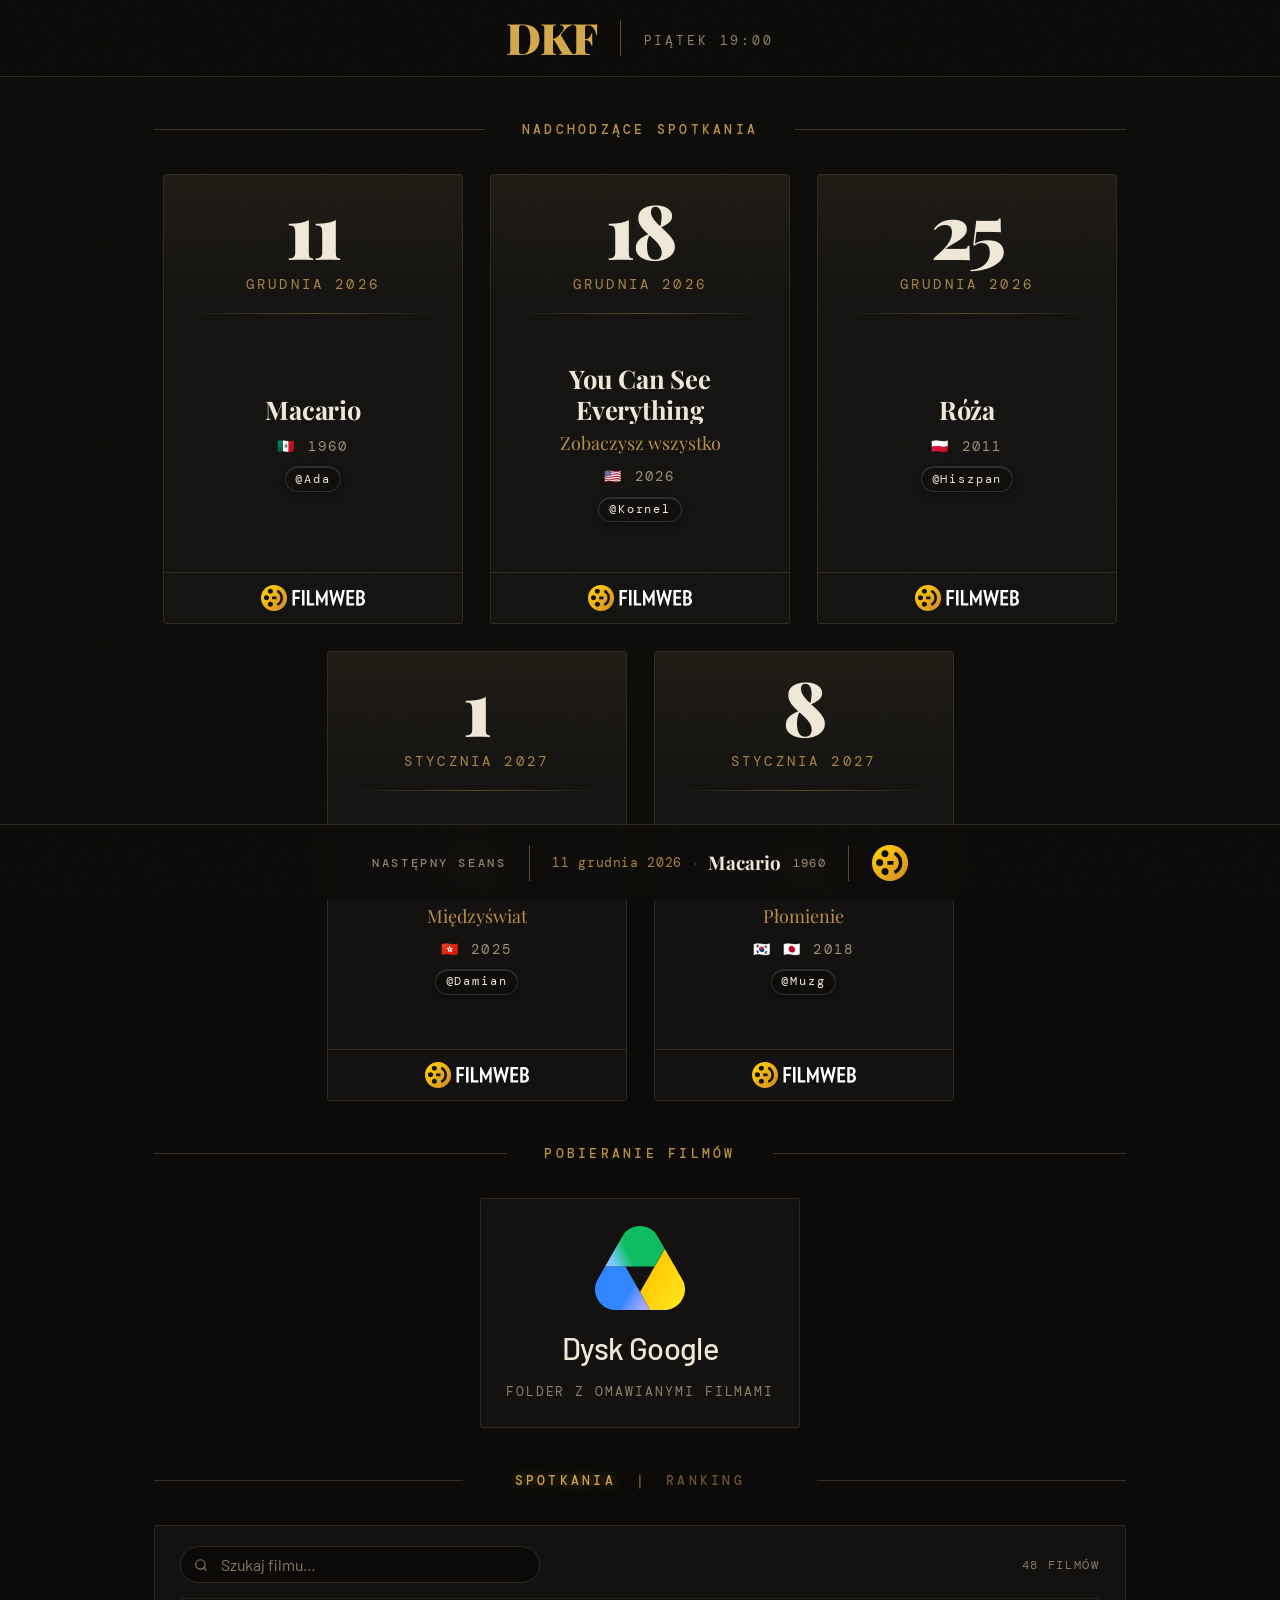
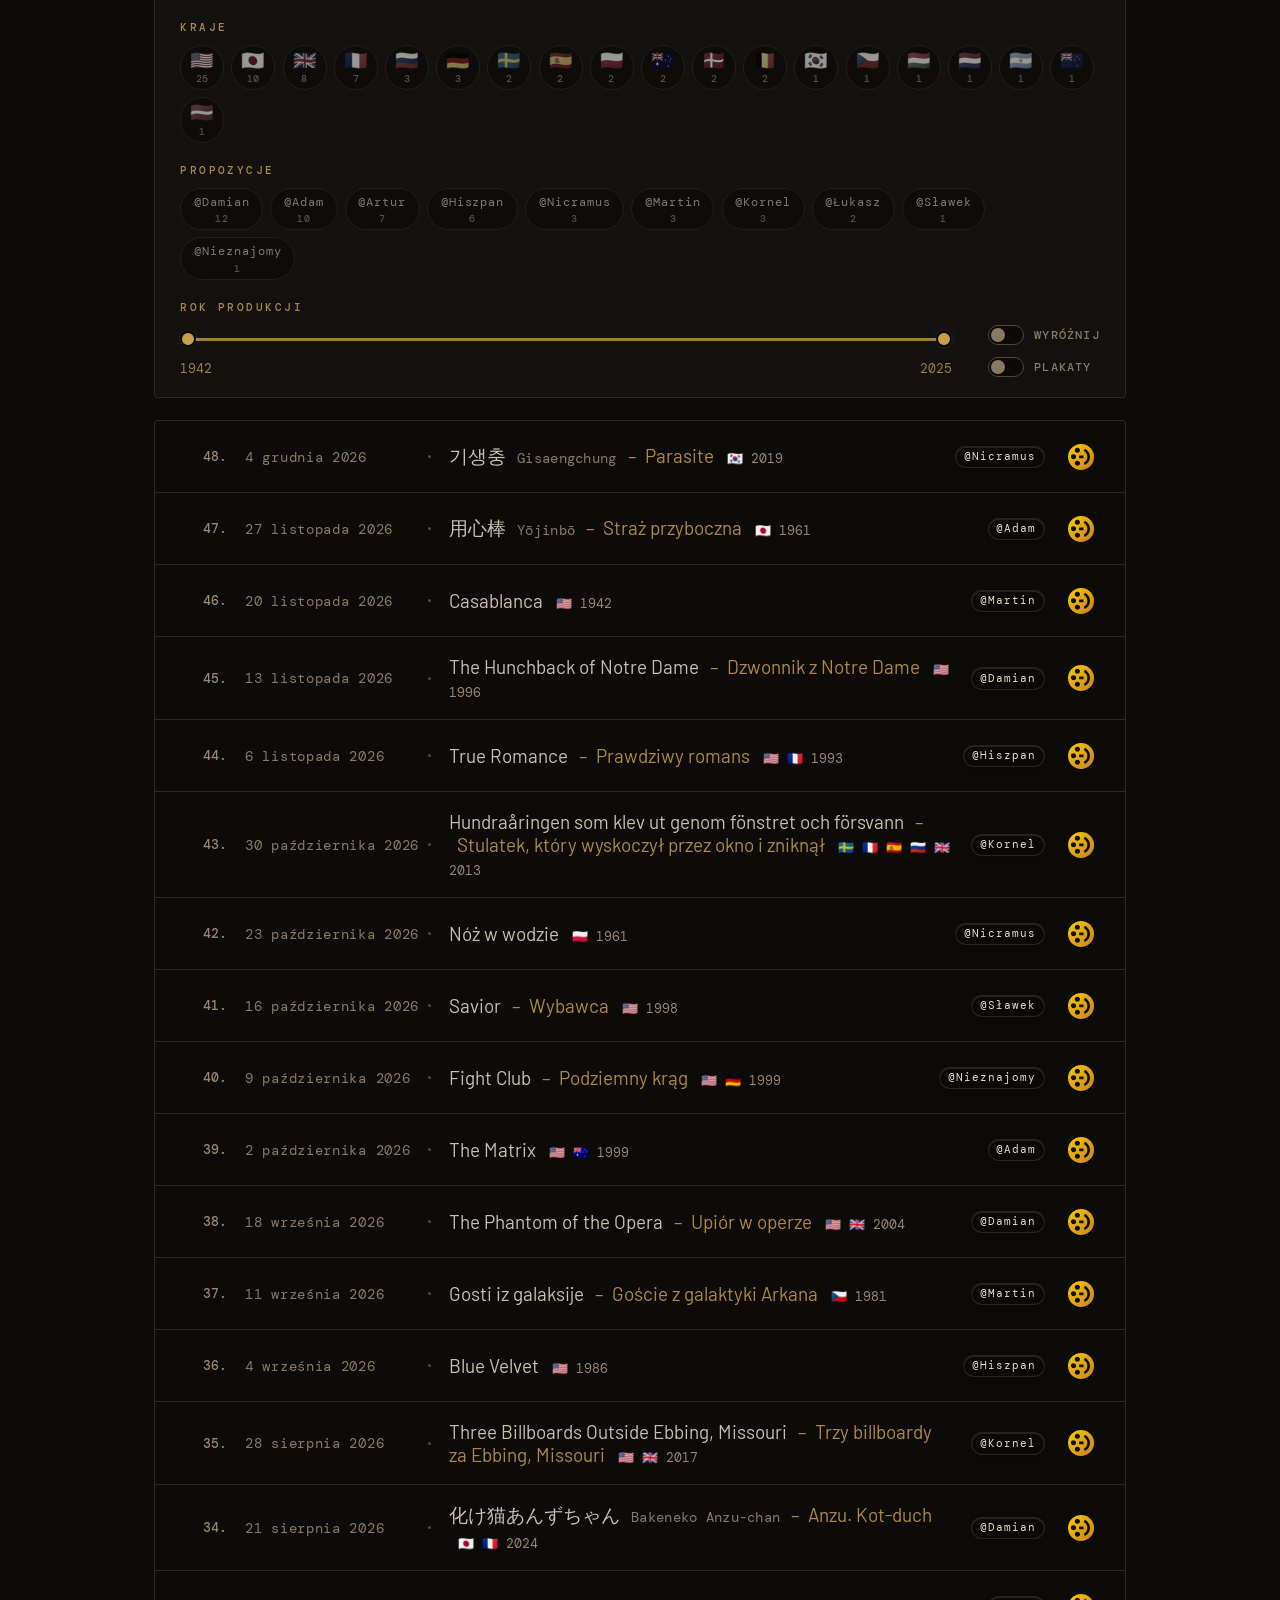
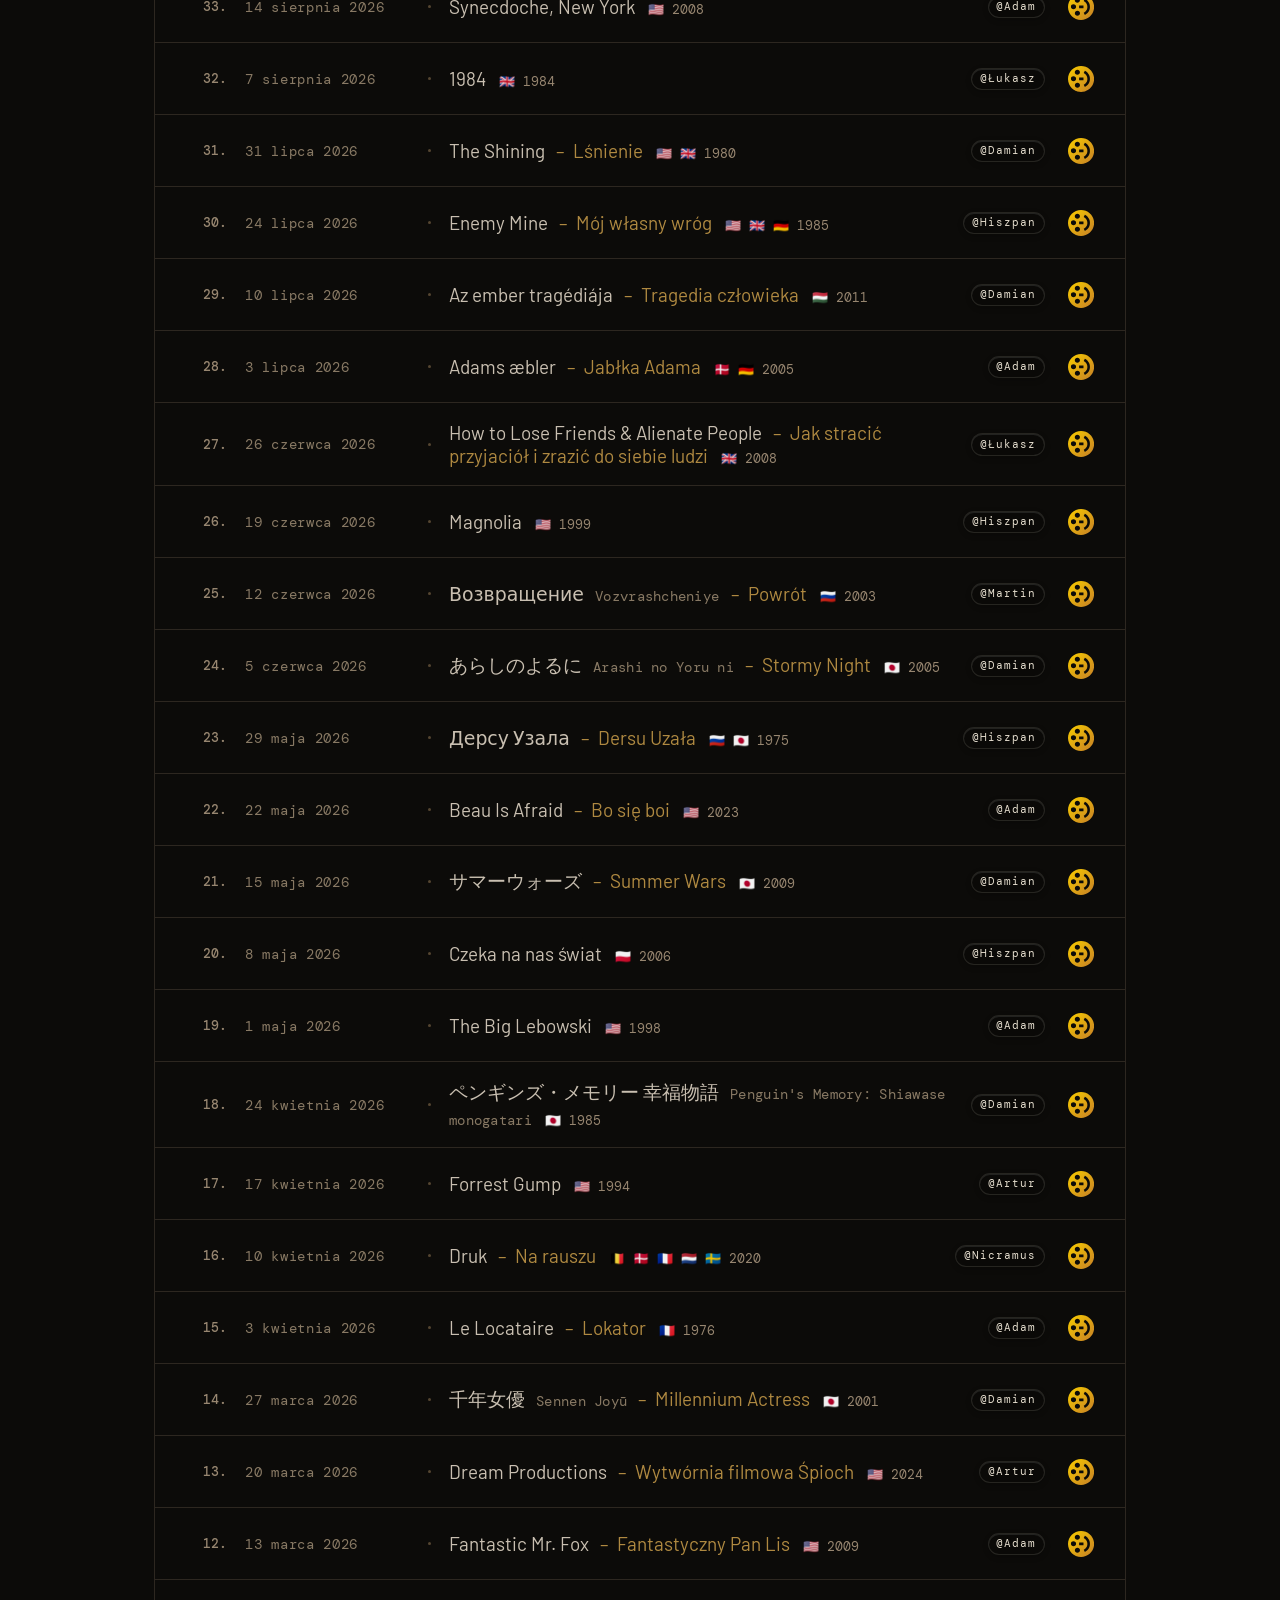
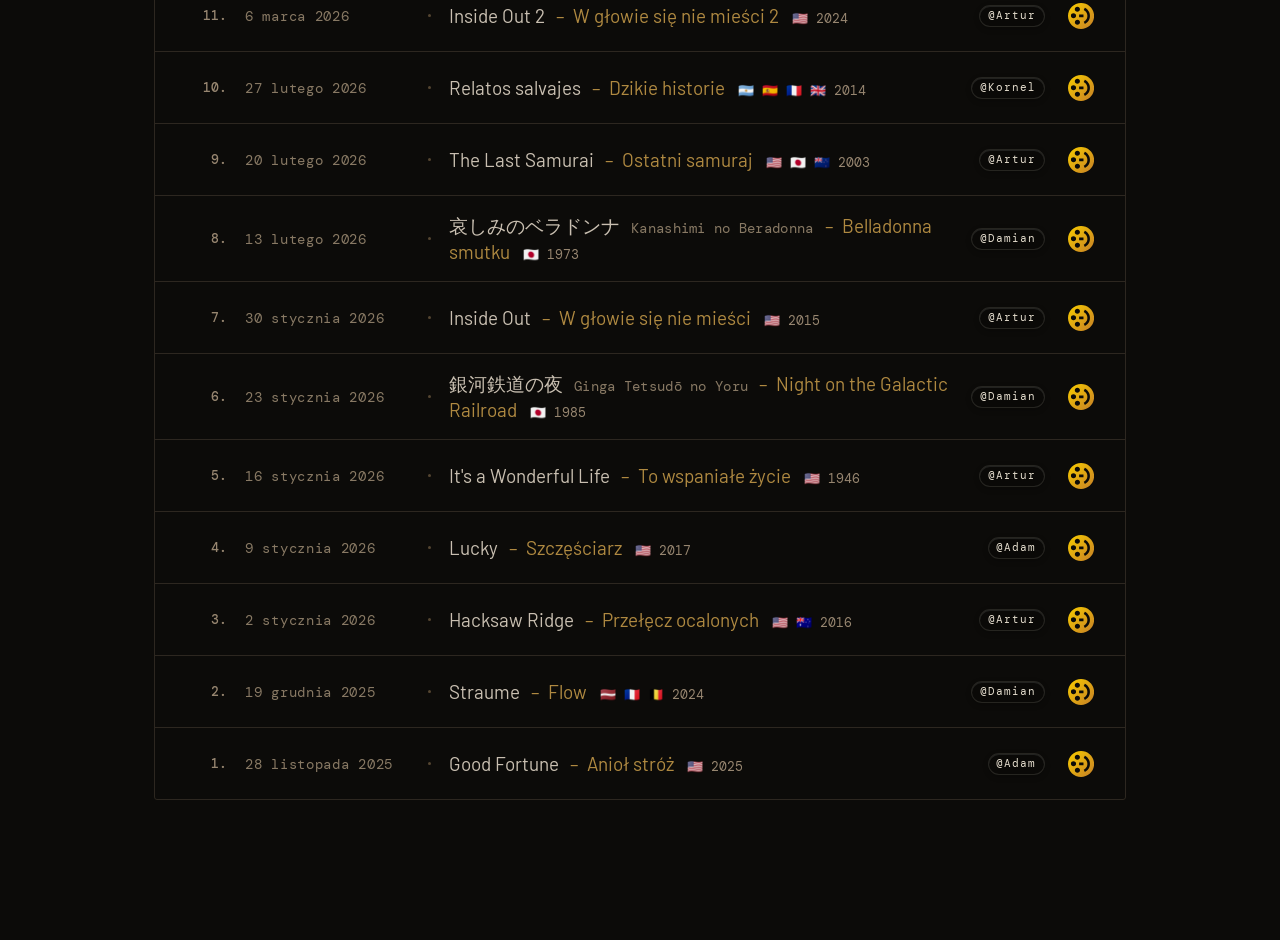
<file: index.html>
<!DOCTYPE html>
<html lang="pl">
<head>
  <meta charset="UTF-8" />
  <meta name="viewport" content="width=device-width, initial-scale=1.0, viewport-fit=cover" />
  <title>Dyskusyjny Klub Filmowy</title>
  <meta name="description" content="Dyskusyjny Klub Filmowy — spotkania w piątki o 19:00, nadchodzące seanse, archiwum omówionych filmów i ranking klubowy." />
  <meta name="theme-color" content="#0c0b09" />
  <meta property="og:type" content="website" />
  <meta property="og:title" content="Dyskusyjny Klub Filmowy" />
  <meta property="og:description" content="Spotkania w piątki o 19:00 — nadchodzące seanse, archiwum filmów i ranking klubowy." />
  <meta property="og:url" content="https://dkf.odwyk.com/" />
  <meta property="og:image" content="https://dkf.odwyk.com/favicon.png" />
  <link rel="icon" type="image/png" href="favicon.png" />
  <link rel="preconnect" href="https://fonts.googleapis.com" />
  <link rel="preconnect" href="https://fonts.gstatic.com" crossorigin />
  <link href="https://fonts.googleapis.com/css2?family=Playfair+Display:wght@400;700;900&family=DM+Mono:wght@400;500&family=Barlow:wght@300;400&family=Google+Sans:wght@500&display=swap" rel="stylesheet" />
  <link rel="stylesheet" href="style.css" />
</head>

<body>
  <div class="grain-overlay" aria-hidden="true"></div>

  <header>
    <div class="header-inner">
      <h1 class="header-logo">
        <span class="logo-dkf">DKF</span>
        <span class="logo-divider" aria-hidden="true"></span>
        <span class="logo-text"><span class="logo-full">Piątek 19:00</span></span>
      </h1>
    </div>
  </header>

  <main>
    <section class="upcoming-section" aria-label="Nadchodzące spotkania">
      <div class="section-label">
        <span class="label-line" aria-hidden="true"></span>
        <button type="button" class="label-text" id="label-upcoming" data-hint="Skopiuj listę nadchodzących spotkań">Nadchodzące spotkania</button>
        <span class="label-line" aria-hidden="true"></span>
      </div>

      <div class="cards-grid" id="upcoming-cards"></div>

      <div class="empty-state hidden" id="upcoming-empty">
        <p>Nikt nic nie polecił!</p>
      </div>
    </section>

    <section class="download-section" aria-label="Pobieranie filmów">
      <div class="section-label">
        <span class="label-line" aria-hidden="true"></span>
        <a class="label-text label-link" href="https://drive.google.com/drive/folders/1pQmbtr6OxSjRZ9QuECT4Y2iY_wdzlDYW?usp=sharing" target="_blank" rel="noopener noreferrer" data-hint="Dysk wymaga poproszenia o dostęp">Pobieranie filmów</a>
        <span class="label-line" aria-hidden="true"></span>
      </div>

      <div class="cards-grid">
        <a class="drive-card" href="https://drive.google.com/drive/folders/1pQmbtr6OxSjRZ9QuECT4Y2iY_wdzlDYW?usp=sharing" target="_blank" rel="noopener noreferrer" data-hint="Dysk wymaga poproszenia o dostęp">
          <div class="card-icon"><img src="gdrive.svg" alt="Google Drive" class="drive-icon-large" /></div>
          <h2 class="drive-title">Dysk Google</h2>
          <p class="drive-desc">Folder z omawianymi filmami</p>
        </a>
      </div>
    </section>

    <section class="archive-section" aria-label="Archiwum spotkań i ranking">
      <div class="section-label section-label--archive-toggle">
        <span class="label-line" aria-hidden="true"></span>
        <div class="archive-toggle" role="tablist" aria-label="Widok poprzednich spotkań">
          <button type="button" class="archive-toggle-option is-selected" id="toggle-meetings" role="tab" aria-selected="true" aria-controls="meetings-view" data-hint="Skopiuj listę poprzednich spotkań">Spotkania</button>
          <span class="archive-toggle-divider" aria-hidden="true">|</span>
          <button type="button" class="archive-toggle-option" id="toggle-ranking" role="tab" aria-selected="false" aria-controls="ranking-view" data-hint="Przełącz na ranking">Ranking</button>
        </div>
        <span class="label-line" aria-hidden="true"></span>
      </div>

      <div class="archive-view archive-view--meetings" id="meetings-view" role="tabpanel" aria-labelledby="toggle-meetings">
        <div class="filters" id="filters">
          <div class="filter-top-row">
            <div class="filter-search-wrap">
              <svg class="filter-search-icon" width="14" height="14" viewBox="0 0 24 24" fill="none" stroke="currentColor" stroke-width="2" stroke-linecap="round" stroke-linejoin="round" aria-hidden="true">
                <circle cx="11" cy="11" r="8"></circle>
                <line x1="21" y1="21" x2="16.65" y2="16.65"></line>
              </svg>
              <input type="search" id="filter-search" class="filter-search-input" placeholder="Szukaj filmu…" autocomplete="off" spellcheck="false" aria-label="Szukaj filmu po tytule" />
              <button type="button" id="filter-search-clear" class="filter-search-clear hidden" aria-label="Wyczyść wyszukiwanie">×</button>
            </div>
            <div class="filter-meta" id="filter-meta">
              <span class="filter-count" id="filter-count"></span>
              <button type="button" class="filter-reset-btn hidden" id="filter-reset-btn">Wyczyść filtry</button>
            </div>
          </div>

          <div class="filter-group">
            <span class="filter-label">Kraje</span>
            <div class="filter-countries" id="filter-countries"></div>
          </div>

          <div class="filter-group" id="filter-group-authors">
            <span class="filter-label">Propozycje</span>
            <div class="filter-authors" id="filter-authors"></div>
          </div>

          <div class="filter-group filter-group--year">
            <span class="filter-label">Rok produkcji</span>
            <div class="year-slider" id="year-slider">
              <div class="year-track">
                <div class="year-range" id="year-range"></div>
                <input type="range" id="year-min" class="year-input" aria-label="Rok produkcji od" />
                <input type="range" id="year-max" class="year-input" aria-label="Rok produkcji do" />
              </div>
              <div class="year-values">
                <span id="year-min-val">—</span>
                <span id="year-max-val">—</span>
              </div>
            </div>
          </div>

          <div class="filter-switches">
            <label class="switch-control">
              <input type="checkbox" id="show-all-toggle" />
              <span class="switch-track"><span class="switch-thumb"></span></span>
              <span class="switch-text">Wyróżnij</span>
            </label>
            <label class="switch-control">
              <input type="checkbox" id="poster-mode-toggle" />
              <span class="switch-track"><span class="switch-thumb"></span></span>
              <span class="switch-text">Plakaty</span>
            </label>
          </div>
        </div>

        <ul class="archive-list" id="archive-list"></ul>

        <div class="poster-grid hidden" id="archive-poster-grid"></div>

        <div class="empty-state hidden" id="archive-empty">
          <p id="archive-empty-text">Brak omówionych filmów.</p>
        </div>
      </div>

      <div class="archive-view archive-view--ranking hidden" id="ranking-view" role="tabpanel" aria-labelledby="toggle-ranking">
        <div class="ranking-actions ranking-actions--top" id="ranking-actions">
          <button type="button" class="ranking-copy-btn" id="ranking-copy-btn" data-hint="Skopiuj listę filmów w rankingu">Skopiuj ranking</button>
          <button type="button" class="ranking-copy-btn ranking-code-btn" id="ranking-code-btn" data-hint="Skopiuj kod do przywracania rankingu">Skopiuj kod</button>
          <button type="button" class="ranking-copy-btn ranking-restore-btn" id="ranking-restore-btn" data-hint="Odtwórz ranking z kodu">Wczytaj z kodu</button>
          <button type="button" class="ranking-copy-btn ranking-reset-btn hidden" id="ranking-reset-btn" data-hint="Przywróć domyślną kolejność">Resetuj</button>
        </div>

        <ul class="archive-list ranking-list" id="ranking-list"></ul>

        <div class="empty-state hidden" id="ranking-empty">
          <p>Brak filmów do ułożenia rankingu.</p>
        </div>
      </div>
    </section>
  </main>

  <div class="modal-backdrop hidden" id="restore-modal" role="dialog" aria-modal="true" aria-labelledby="restore-modal-title">
    <div class="modal-dialog">
      <h2 class="modal-title" id="restore-modal-title">Wczytaj ranking z kodu</h2>
      <p class="modal-desc">Wklej sam kod albo cały skopiowany ranking (np. <code>Ranking DKF {kod}:</code>).</p>
      <textarea id="restore-code-input" class="modal-input" rows="3" placeholder="Wklej kod tutaj…" autocomplete="off" spellcheck="false" aria-label="Kod rankingu"></textarea>
      <p class="modal-error hidden" id="restore-modal-error" role="alert"></p>
      <div class="modal-actions">
        <button type="button" class="modal-btn modal-btn--ghost" id="restore-modal-cancel">Anuluj</button>
        <button type="button" class="modal-btn modal-btn--primary" id="restore-modal-confirm">Wczytaj</button>
      </div>
    </div>
  </div>

  <script src="movies.js"></script>
  <script src="script.js"></script>
</body>
</html>
</file>
<file: style.css>
/* DYSKUSYJNY KLUB FILMOWY — style v9 */

:root {
  --bg:          #0c0b09;
  --bg-card:     #131210;
  --bg-card-h:   #1e1a14;
  --border:      #302a22;
  --border-h:    #5a4a34;
  --gold:        #d4a84c;
  --gold-dim:    #a98640;
  --gold-label:  #b99145;
  --gold-dark:   #6f5830;
  --gold-glow:   rgba(212, 168, 76, 0.14);
  --cream:       #f0e8d8;
  --muted:       #90806a;
  --text:        #d4cabb;
  --text-dim:    #a08e77;
  --danger:      #d46a5a;
  --font-display: 'Playfair Display', Georgia, serif;
  --font-mono:    'DM Mono', 'Courier New', monospace;
  --font-body:    'Barlow', system-ui, sans-serif;
  --ease-smooth:  cubic-bezier(0.22, 1, 0.36, 1);
  --footer-h:     76px;
}

*, *::before, *::after { box-sizing: border-box; margin: 0; padding: 0; }

html {
  font-size: 18px;
  scroll-behavior: smooth;
  -webkit-text-size-adjust: 100%;
}

body {
  background: var(--bg);
  color: var(--text);
  font-family: var(--font-body);
  font-weight: 300;
  min-height: 100vh;
  overflow-x: hidden;
  -webkit-tap-highlight-color: transparent;
}

body.modal-open {
  overflow: hidden;
}

body.is-ranking-dragging {
  user-select: none;
  -webkit-user-select: none;
  cursor: grabbing;
}

body.is-ranking-dragging .ranking-list {
  animation: none;
}

body.has-footer main {
  padding-bottom: calc(clamp(2.5rem, 5vw, 4rem) + var(--footer-h) + env(safe-area-inset-bottom, 0px));
}

:focus-visible {
  outline: 2px solid var(--gold);
  outline-offset: 2px;
}

/* GRAIN OVERLAY */
.grain-overlay {
  pointer-events: none;
  position: fixed;
  inset: 0;
  z-index: 1000;
  opacity: 0.03;
  background-image: url("data:image/svg+xml,%3Csvg viewBox='0 0 256 256' xmlns='http://www.w3.org/2000/svg'%3E%3Cfilter id='noise'%3E%3CfeTurbulence type='fractalNoise' baseFrequency='0.9' numOctaves='4' stitchTiles='stitch'/%3E%3C/filter%3E%3Crect width='100%25' height='100%25' filter='url(%23noise)'/%3E%3C/svg%3E");
  background-size: 200px 200px;
}

/* HEADER */
header {
  position: sticky;
  top: 0;
  z-index: 100;
  background: rgba(12, 11, 9, 0.93);
  -webkit-backdrop-filter: blur(16px);
  backdrop-filter: blur(16px);
  border-bottom: 1px solid var(--border);
}

.header-inner {
  max-width: 1100px;
  margin: 0 auto;
  padding: 0 clamp(1.25rem, 5vw, 4rem);
  height: 76px;
  display: flex;
  align-items: center;
  justify-content: center;
}

.header-logo {
  display: flex;
  align-items: center;
  gap: clamp(0.75rem, 2vw, 1.25rem);
  flex-wrap: wrap;
  justify-content: center;
  font-size: inherit;
  font-weight: inherit;
}

.logo-dkf {
  font-family: var(--font-display);
  font-size: 2.4rem;
  font-weight: 900;
  color: var(--gold);
  letter-spacing: -0.02em;
  line-height: 1;
  user-select: none;
}

.logo-divider {
  width: 1px;
  height: 2rem;
  background: var(--border-h);
}

.logo-full {
  font-family: var(--font-mono);
  font-size: 0.72rem;
  font-weight: 400;
  letter-spacing: 0.22em;
  text-transform: uppercase;
  color: var(--muted);
}

/* MAIN */
main {
  max-width: 1100px;
  margin: 0 auto;
  padding: clamp(1.5rem, 3vw, 2.25rem) clamp(1.25rem, 5vw, 4rem) clamp(2.5rem, 5vw, 4rem);
  display: flex;
  flex-direction: column;
  gap: clamp(1.75rem, 3vw, 2.25rem);
}

/* SECTION LABELS */
.section-label {
  display: flex;
  align-items: center;
  gap: 1.5rem;
  margin-bottom: clamp(1.25rem, 2.5vw, 1.75rem);
}

.label-line {
  flex: 1;
  height: 1px;
  background: #3a3128;
  transition: background 0.3s ease;
}

.label-text {
  appearance: none;
  border: none;
  background: transparent;
  font-family: var(--font-mono);
  font-size: 0.72rem;
  font-weight: 500;
  letter-spacing: 0.25em;
  text-transform: uppercase;
  color: var(--gold-label);
  white-space: nowrap;
  cursor: pointer;
  user-select: none;
  position: relative;
  padding: 0.4em 0.8em;
  border-radius: 2px;
  transition: color 0.25s ease, text-shadow 0.25s ease;
}

.label-text::after {
  content: '';
  position: absolute;
  bottom: -2px;
  left: 0.8em;
  right: 0.8em;
  height: 1px;
  background: var(--gold-label);
  opacity: 0;
  transition: opacity 0.25s ease;
}

.label-link {
  text-decoration: none;
  display: inline-block;
}

.section-label:hover .label-text {
  color: var(--gold);
  text-shadow: 0 0 12px rgba(212, 168, 76, 0.7), 0 0 30px rgba(212, 168, 76, 0.35), 0 0 60px rgba(212, 168, 76, 0.15);
}

.section-label:hover .label-text::after { opacity: 1; }
.section-label:hover .label-line { background: var(--border-h); }

.section-label:active .label-text {
  color: var(--cream);
  text-shadow: 0 0 20px rgba(240, 232, 216, 0.6);
}

/* HINT POPUP — viewport-clamped unobtrusive tooltip */
.hint-popup {
  position: fixed;
  z-index: 2000;
  transform: translate(-50%, -100%) translateY(4px) scale(0.96);
  background: var(--bg-card-h);
  border: 1px solid var(--border-h);
  color: var(--cream);
  font-family: var(--font-mono);
  font-size: 0.6rem;
  font-weight: 400;
  letter-spacing: 0.08em;
  padding: 0.45em 0.8em;
  border-radius: 5px;
  white-space: nowrap;
  pointer-events: none;
  opacity: 0;
  box-shadow: 0 6px 20px rgba(0, 0, 0, 0.5);
  transition: opacity 0.18s var(--ease-smooth), transform 0.18s var(--ease-smooth);
  max-width: min(400px, calc(100vw - 20px));
  overflow: hidden;
  text-overflow: ellipsis;
}

.hint-popup::after {
  content: '';
  position: absolute;
  top: 100%;
  left: calc(50% + var(--arrow-shift, 0px));
  transform: translateX(-50%);
  border: 5px solid transparent;
  border-top-color: var(--border-h);
}

.hint-popup.is-visible {
  opacity: 1;
  transform: translate(-50%, -100%) translateY(0) scale(1);
}

.hint-popup.is-below {
  transform: translate(-50%, 0) translateY(-4px) scale(0.96);
}

.hint-popup.is-below.is-visible {
  transform: translate(-50%, 0) translateY(0) scale(1);
}

.hint-popup.is-below::after {
  top: auto;
  bottom: 100%;
  border-top-color: transparent;
  border-bottom-color: var(--border-h);
}

/* ARCHIVE / RANKING TOGGLE HEADER */
.archive-toggle {
  width: min(300px, 100%);
  display: grid;
  grid-template-columns: minmax(0, 1fr) auto minmax(0, 1fr);
  align-items: center;
  column-gap: 1.05rem;
}

.archive-toggle-divider {
  justify-self: center;
  font-family: var(--font-mono);
  font-size: 0.72rem;
  color: var(--gold-label);
  transition: color 0.25s ease, text-shadow 0.25s ease;
}

.archive-toggle-option {
  appearance: none;
  border: none;
  background: transparent;
  font-family: var(--font-mono);
  font-size: 0.72rem;
  font-weight: 500;
  letter-spacing: 0.25em;
  text-transform: uppercase;
  color: var(--gold-dark);
  cursor: pointer;
  user-select: none;
  padding: 0.4em 0.1em;
  border-radius: 2px;
  transition: color 0.25s ease, text-shadow 0.25s ease, opacity 0.2s ease;
}

.archive-toggle-option:first-child { justify-self: end; text-align: right; }
.archive-toggle-option:last-child { justify-self: start; text-align: left; padding-left: 0.25em; }

.archive-toggle-option.is-selected {
  color: var(--gold);
  text-shadow: 0 0 12px rgba(212, 168, 76, 0.55), 0 0 30px rgba(212, 168, 76, 0.22);
}

.archive-toggle-option:not(.is-selected):hover { color: var(--gold-label); }
.archive-toggle-option:active { opacity: 0.7; }

.section-label:hover .archive-toggle-divider {
  color: var(--gold);
  text-shadow: 0 0 12px rgba(212, 168, 76, 0.35);
}

/* CARDS GRID */
.cards-grid {
  display: flex;
  flex-wrap: wrap;
  gap: 1.5rem;
  justify-content: center;
  align-items: flex-start;
}

.cards-grid > .movie-card {
  flex: 0 1 300px;
  width: 100%;
  max-width: 310px;
}

.download-section .cards-grid > * {
  width: auto;
  flex: 0 1 320px;
  min-width: 280px;
}

/* MOVIE CARD — exact 2:3 poster aspect ratio at every viewport */
.movie-card {
  background: var(--bg-card);
  border: 1px solid var(--border);
  border-radius: 3px;
  width: 100%;
  aspect-ratio: 2 / 3;
  min-height: 0;
  display: flex;
  flex-direction: column;
  align-items: center;
  text-align: center;
  overflow: hidden;
  position: relative;
  cursor: pointer;
  transition: border-color 0.3s ease, transform 0.4s var(--ease-smooth), box-shadow 0.4s var(--ease-smooth), background 0.3s ease;
  animation: fadeInUp 0.5s ease both;
}

.card-poster-bg {
  position: absolute;
  inset: 0;
  width: 100%;
  height: 100%;
  object-fit: cover;
  object-position: center;
  opacity: 0.34;
  filter: grayscale(0.2);
  transition: opacity 0.4s ease, filter 0.4s ease;
  z-index: 0;
  pointer-events: none;
}

.card-poster-scrim {
  position: absolute;
  inset: 0;
  background: linear-gradient(180deg, rgba(19, 18, 16, 0.38) 0%, rgba(19, 18, 16, 0.84) 100%);
  transition: opacity 0.4s ease;
  z-index: 0;
  pointer-events: none;
}

.movie-card::after {
  content: '';
  position: absolute;
  top: 0;
  left: 0;
  right: 0;
  height: 2px;
  background: linear-gradient(90deg, transparent, var(--gold-dim), transparent);
  opacity: 0;
  transition: opacity 0.3s ease;
  z-index: 2;
  pointer-events: none;
}

.movie-card > *:not(.card-poster-bg):not(.card-poster-scrim) {
  position: relative;
  z-index: 1;
}

@media (hover: hover) {
  .movie-card:hover {
    border-color: var(--border-h);
    transform: translateY(-6px);
    box-shadow: 0 26px 70px rgba(0, 0, 0, 0.72), 0 6px 22px rgba(0, 0, 0, 0.4), 0 0 0 1px var(--border-h);
    background: var(--bg-card-h);
  }

  .movie-card:hover .card-poster-bg {
    opacity: 1;
    filter: grayscale(0);
  }

  .movie-card:hover .card-poster-scrim {
    opacity: 0.42;
  }

  .movie-card:hover .date-day,
  .movie-card:hover .date-month-year,
  .movie-card:hover .card-title,
  .movie-card:hover .card-romaji,
  .movie-card:hover .card-alt,
  .movie-card:hover .card-year {
    opacity: 0.78;
    text-shadow:
      0 1px 2px rgba(12, 11, 9, 0.95),
      0 3px 8px rgba(12, 11, 9, 0.8),
      0 8px 20px rgba(12, 11, 9, 0.6);
  }

  .movie-card:hover::after { opacity: 1; }
}

.movie-card.is-today {
  border-color: var(--gold-dim);
  box-shadow: 0 0 0 1px var(--gold-dim), 0 0 50px var(--gold-glow);
}

.movie-card.is-today::after {
  opacity: 1;
  background: linear-gradient(90deg, transparent, var(--gold), transparent);
}

.card-date {
  width: 100%;
  padding: 0.9rem 1.25rem 0.65rem;
  display: flex;
  flex-direction: column;
  align-items: center;
  background: linear-gradient(180deg, rgba(212, 168, 76, 0.06) 0%, transparent 100%);
  position: relative;
  flex-shrink: 0;
}

.date-day {
  font-family: var(--font-display);
  font-size: clamp(4.2rem, 5.2vw, 5.2rem);
  font-weight: 900;
  color: var(--cream);
  line-height: 1;
  letter-spacing: -0.04em;
  transition: opacity 0.35s var(--ease-smooth), text-shadow 0.35s var(--ease-smooth);
}

.date-gap { height: 0.55rem; }

.date-month-year {
  font-family: var(--font-mono);
  font-size: 0.8rem;
  font-weight: 400;
  color: var(--gold-dim);
  letter-spacing: 0.22em;
  text-transform: uppercase;
  line-height: 1;
  transition: opacity 0.35s var(--ease-smooth), text-shadow 0.35s var(--ease-smooth);
}

.badge-today {
  display: inline-block;
  margin-top: 0.65rem;
  font-family: var(--font-mono);
  font-size: 0.6rem;
  letter-spacing: 0.2em;
  text-transform: uppercase;
  background: var(--gold);
  color: var(--bg);
  padding: 0.28em 0.8em 0.28em 1em;
  border-radius: 1px;
  font-weight: 500;
}

.card-divider {
  width: calc(100% - 2.5rem);
  height: 1px;
  background: linear-gradient(90deg, transparent, var(--border-h), transparent);
  margin: 0.55rem 0 0;
  flex-shrink: 0;
}

.card-info {
  padding: 1rem 1.25rem;
  display: flex;
  flex-direction: column;
  align-items: center;
  justify-content: center;
  gap: 0.45rem;
  flex: 1;
  min-height: 0;
  width: 100%;
}

.card-title {
  font-family: var(--font-display);
  font-size: clamp(1.2rem, 2vw, 1.48rem);
  font-weight: 700;
  color: var(--cream);
  line-height: 1.18;
  letter-spacing: -0.01em;
  display: -webkit-box;
  -webkit-line-clamp: 3;
  -webkit-box-orient: vertical;
  overflow: hidden;
  transition: opacity 0.35s var(--ease-smooth), text-shadow 0.35s var(--ease-smooth);
}

.card-romaji {
  font-family: var(--font-mono);
  font-size: 0.72rem;
  font-weight: 400;
  color: var(--text-dim);
  letter-spacing: 0.06em;
  line-height: 1.3;
  margin-top: -0.2rem;
  display: -webkit-box;
  -webkit-line-clamp: 2;
  -webkit-box-orient: vertical;
  overflow: hidden;
  transition: opacity 0.35s var(--ease-smooth), text-shadow 0.35s var(--ease-smooth);
}

.card-alt {
  font-family: var(--font-display);
  font-style: normal;
  font-size: 1rem;
  color: var(--gold-label);
  line-height: 1.25;
  display: -webkit-box;
  -webkit-line-clamp: 2;
  -webkit-box-orient: vertical;
  overflow: hidden;
  transition: opacity 0.35s var(--ease-smooth), text-shadow 0.35s var(--ease-smooth);
}

.card-year {
  font-family: var(--font-mono);
  font-size: 0.78rem;
  font-weight: 400;
  color: var(--text-dim);
  letter-spacing: 0.16em;
  margin-top: 0.25rem;
  transition: opacity 0.35s var(--ease-smooth), text-shadow 0.35s var(--ease-smooth);
}

.card-author {
  font-family: var(--font-mono);
  font-size: 0.68rem;
  font-weight: 400;
  letter-spacing: 0.15em;
  color: var(--cream);
  padding: 0.26em 0.8em;
  border-radius: 999px;
  margin-top: 0.2rem;
  line-height: 1.4;
  transition: opacity 0.3s ease, text-shadow 0.3s ease, background 0.3s ease, border-color 0.3s ease;
  background: rgba(12, 11, 9, 0.45);
  -webkit-backdrop-filter: blur(2px);
  backdrop-filter: blur(2px);
  border: 1px solid rgba(240, 232, 218, 0.15);
  box-shadow:
    0 3px 8px rgba(0, 0, 0, 0.3),
    inset 0 1px 0 rgba(255, 255, 255, 0.12);
}

.card-link {
  width: 100%;
  display: flex;
  align-items: center;
  justify-content: center;
  padding: 0.68rem 1.25rem;
  border-top: 1px solid var(--border);
  transition: background 0.2s ease;
  margin-top: auto;
  flex-shrink: 0;
  text-decoration: none;
}

.card-link:hover { background: rgba(212, 168, 76, 0.06); }

.filmweb-logo-full {
  height: 26px;
  width: auto;
  display: block;
  transition: transform 0.25s var(--ease-smooth), filter 0.25s ease;
}

.card-link:hover .filmweb-logo-full {
  transform: scale(1.08);
  filter: drop-shadow(0 0 8px rgba(212, 169, 76, 0.368)) drop-shadow(0 0 24px rgba(212, 168, 76, 0.12));
}

/* POSTER GRID (archive poster mode) — exact 2:3 with lazy <img> & touch support */
.poster-grid {
  display: flex;
  flex-wrap: wrap;
  gap: 1.1rem;
  justify-content: center;
  animation: fadeInUp 0.4s var(--ease-smooth) both;
}

.poster-card {
  position: relative;
  width: calc((100% - 3.3rem) / 4);
  aspect-ratio: 2 / 3;
  border: 1px solid var(--border);
  border-radius: 3px;
  overflow: hidden;
  cursor: pointer;
  background: var(--bg-card);
  transition: border-color 0.3s ease, transform 0.4s var(--ease-smooth), box-shadow 0.4s var(--ease-smooth), opacity 0.25s ease;
}

@media (hover: hover) {
  .poster-card:hover {
    border-color: var(--border-h);
    transform: translateY(-5px);
    box-shadow: 0 22px 60px rgba(0, 0, 0, 0.7), 0 5px 18px rgba(0, 0, 0, 0.4), 0 0 0 1px var(--border-h);
  }
}

.poster-card.is-filtered-out { opacity: 0.38; }

.poster-card.is-filtered-out::after {
  content: '';
  position: absolute;
  inset: 0;
  z-index: 0;
  pointer-events: none;
  background: repeating-linear-gradient(
    -45deg,
    transparent,
    transparent 8px,
    rgba(0, 0, 0, 0.5) 8px,
    rgba(0, 0, 0, 0.5) 16px
  );
}

.poster-card-img {
  position: absolute;
  inset: 0;
  display: flex;
  align-items: center;
  justify-content: center;
  transition: filter 0.4s ease, transform 0.5s var(--ease-smooth);
  background-color: var(--bg-card);
}

.poster-card-img-el {
  width: 100%;
  height: 100%;
  object-fit: cover;
  object-position: center;
  display: block;
}

.poster-card-noimg {
  font-family: var(--font-display);
  font-size: 1.05rem;
  color: var(--muted);
  text-align: center;
  padding: 1rem;
}

.poster-card-overlay {
  position: absolute;
  inset: 0;
  display: flex;
  flex-direction: column;
  align-items: center;
  justify-content: center;
  text-align: center;
  gap: 0.38rem;
  padding: 0.9rem;
  opacity: 0;
  pointer-events: none;
  transform: translateY(8px);
  transition: opacity 0.3s var(--ease-smooth), transform 0.3s var(--ease-smooth);
  z-index: 1;
}

@media (hover: hover) {
  .poster-card:hover .poster-card-img {
    filter: brightness(0.22) grayscale(0.3);
    transform: scale(1.05);
  }
  .poster-card:hover .poster-card-overlay {
    opacity: 1;
    pointer-events: auto;
    transform: translateY(0);
  }
}

.poster-card.is-open .poster-card-img {
  filter: brightness(0.2) grayscale(0.3);
  transform: scale(1.04);
}
.poster-card.is-open .poster-card-overlay {
  opacity: 1;
  pointer-events: auto;
  transform: translateY(0);
}

.poster-card-count {
  font-family: var(--font-mono);
  font-size: 0.65rem;
  font-weight: 500;
  letter-spacing: 0.1em;
  color: var(--gold);
  background: rgba(48, 42, 34, 0.5);
  border: 1px solid rgba(212, 168, 76, 0.25);
  padding: 0.2em 0.6em;
  border-radius: 999px;
  margin-bottom: 0.15rem;
}

.poster-card-title {
  font-family: var(--font-display);
  font-size: 1.1rem;
  font-weight: 700;
  color: var(--cream);
  line-height: 1.2;
  display: -webkit-box;
  -webkit-line-clamp: 3;
  -webkit-box-orient: vertical;
  overflow: hidden;
}

.poster-card-romaji {
  font-family: var(--font-mono);
  font-size: 0.64rem;
  font-weight: 400;
  color: var(--text-dim);
  letter-spacing: 0.04em;
  line-height: 1.25;
  display: -webkit-box;
  -webkit-line-clamp: 2;
  -webkit-box-orient: vertical;
  overflow: hidden;
}

.poster-card-alt {
  font-family: var(--font-display);
  font-style: normal;
  font-size: 0.85rem;
  color: var(--gold-label);
  line-height: 1.25;
  display: -webkit-box;
  -webkit-line-clamp: 2;
  -webkit-box-orient: vertical;
  overflow: hidden;
}

.poster-card-meta {
  font-family: var(--font-mono);
  font-size: 0.68rem;
  font-weight: 400;
  letter-spacing: 0.12em;
  color: var(--text);
}

.poster-card-date {
  font-family: var(--font-mono);
  font-size: 0.6rem;
  font-weight: 400;
  letter-spacing: 0.08em;
  color: var(--muted);
}

.poster-card-author {
  font-family: var(--font-mono);
  font-size: 0.58rem;
  letter-spacing: 0.1em;
  color: var(--cream);
  background: rgba(48, 42, 34, 0.5);
  border: 1px solid rgba(212, 168, 76, 0.2);
  padding: 0.2em 0.65em;
  border-radius: 999px;
  margin-top: 0.1rem;
}

.poster-card-link {
  display: flex;
  align-items: center;
  justify-content: center;
  margin-top: 0.35rem;
  padding: 0.3rem;
  border-radius: 5px;
  text-decoration: none;
}

.poster-card-link:hover .filmweb-logo-sq {
  transform: scale(1.12);
  filter: drop-shadow(0 0 8px rgba(212, 169, 76, 0.368));
}

/* FILTERS */
.filters {
  display: flex;
  flex-wrap: wrap;
  align-items: flex-start;
  gap: 1.15rem 2rem;
  padding: 1.1rem 1.4rem;
  margin-bottom: 1.25rem;
  border: 1px solid var(--border);
  border-radius: 3px;
  background: var(--bg-card);
}

.filter-top-row {
  flex: 1 0 100%;
  display: flex;
  align-items: center;
  justify-content: space-between;
  gap: 0.75rem 1.25rem;
  flex-wrap: wrap;
  padding-bottom: 0.85rem;
  border-bottom: 1px solid rgba(48, 42, 34, 0.7);
}

.filter-search-wrap {
  position: relative;
  flex: 1 1 220px;
  max-width: 360px;
  display: flex;
  align-items: center;
}

.filter-search-icon {
  position: absolute;
  left: 0.75rem;
  color: var(--muted);
  pointer-events: none;
}

.filter-search-input {
  width: 100%;
  background: var(--bg);
  border: 1px solid var(--border);
  border-radius: 999px;
  color: var(--cream);
  font-family: var(--font-body);
  font-size: 0.88rem;
  font-weight: 400;
  padding: 0.45rem 2rem 0.45rem 2.2rem;
  transition: border-color 0.2s ease, box-shadow 0.2s ease;
}

.filter-search-input::placeholder {
  color: var(--muted);
}

.filter-search-input:focus {
  outline: none;
  border-color: var(--gold-dim);
  box-shadow: 0 0 0 3px var(--gold-glow);
}

.filter-search-input::-webkit-search-cancel-button {
  -webkit-appearance: none;
  appearance: none;
}

.filter-search-clear {
  position: absolute;
  right: 0.35rem;
  appearance: none;
  border: none;
  background: transparent;
  color: var(--muted);
  font-size: 1.1rem;
  line-height: 1;
  width: 28px;
  height: 28px;
  border-radius: 50%;
  cursor: pointer;
  display: flex;
  align-items: center;
  justify-content: center;
  transition: color 0.15s ease, background 0.15s ease;
}

.filter-search-clear:hover {
  color: var(--cream);
  background: rgba(255, 255, 255, 0.06);
}

.filter-meta {
  display: flex;
  align-items: center;
  gap: 0.85rem;
  margin-left: auto;
}

.filter-count {
  font-family: var(--font-mono);
  font-size: 0.66rem;
  font-weight: 400;
  letter-spacing: 0.14em;
  text-transform: uppercase;
  color: var(--muted);
  white-space: nowrap;
}

.filter-reset-btn {
  appearance: none;
  border: 1px solid var(--border-h);
  background: transparent;
  color: var(--gold-label);
  font-family: var(--font-mono);
  font-size: 0.62rem;
  font-weight: 500;
  letter-spacing: 0.14em;
  text-transform: uppercase;
  padding: 0.38em 0.85em;
  border-radius: 999px;
  cursor: pointer;
  white-space: nowrap;
  transition: color 0.2s ease, border-color 0.2s ease, background 0.2s ease;
}

.filter-reset-btn:hover {
  color: var(--gold);
  border-color: var(--gold-dim);
  background: rgba(212, 168, 76, 0.08);
}

.filter-group {
  display: flex;
  flex-direction: column;
  gap: 0.6rem;
  min-width: 0;
}

.filter-group--year { flex: 1; min-width: 220px; }

.filter-label {
  font-family: var(--font-mono);
  font-size: 0.62rem;
  font-weight: 500;
  letter-spacing: 0.22em;
  text-transform: uppercase;
  color: var(--gold-label);
}

.filter-countries {
  display: flex;
  flex-wrap: wrap;
  gap: 0.4rem;
}

.country-chip {
  appearance: none;
  border: 1px solid var(--border);
  background: var(--bg);
  border-radius: 999px;
  padding: 0.32rem 0.5rem 0.28rem;
  cursor: pointer;
  line-height: 1;
  font-size: 1rem;
  filter: grayscale(0.6);
  opacity: 0.6;
  display: flex;
  flex-direction: column;
  align-items: center;
  gap: 0.2rem;
  transition: opacity 0.2s ease, border-color 0.2s ease, filter 0.2s ease, transform 0.18s var(--ease-smooth), box-shadow 0.2s ease;
}

.country-chip:hover { opacity: 0.9; border-color: var(--border-h); transform: translateY(-2px); }

.country-chip.is-active {
  opacity: 1;
  filter: grayscale(0);
  border-color: var(--gold-dim);
  box-shadow: 0 0 14px var(--gold-glow);
}

.country-flag { font-size: 1.05rem; }

.country-count {
  font-family: var(--font-mono);
  font-size: 0.55rem;
  font-weight: 500;
  letter-spacing: 0.05em;
  color: var(--muted);
  line-height: 1;
}

/* AUTHOR FILTER CHIPS */
.filter-authors {
  display: flex;
  flex-wrap: wrap;
  gap: 0.4rem;
}

.author-chip {
  appearance: none;
  border: 1px solid var(--border);
  background: var(--bg);
  border-radius: 999px;
  padding: 0.32rem 0.7rem 0.28rem;
  cursor: pointer;
  line-height: 1;
  filter: grayscale(0.6);
  opacity: 0.6;
  display: flex;
  flex-direction: column;
  align-items: center;
  gap: 0.2rem;
  transition: opacity 0.2s ease, border-color 0.2s ease, filter 0.2s ease, transform 0.18s var(--ease-smooth), box-shadow 0.2s ease;
}

.author-chip:hover { opacity: 0.9; border-color: var(--border-h); transform: translateY(-2px); }

.author-chip.is-active {
  opacity: 1;
  filter: grayscale(0);
  border-color: var(--gold-dim);
  background: rgba(138, 110, 56, 0.18);
  box-shadow: 0 0 14px var(--gold-glow);
}

.author-chip-name {
  font-family: var(--font-mono);
  font-size: 0.68rem;
  font-weight: 400;
  letter-spacing: 0.08em;
  color: var(--text);
  line-height: 1.3;
}

.author-bubble {
  font-family: var(--font-mono);
  font-size: 0.6rem;
  font-weight: 400;
  letter-spacing: 0.1em;
  color: var(--cream);
  padding: 0.26em 0.7em;
  border-radius: 999px;
  white-space: nowrap;
  flex-shrink: 0;
  line-height: 1.4;
  align-self: center;
  transition: background 0.25s ease, border-color 0.25s ease, opacity 0.25s ease, text-shadow 0.25s ease;
  background: rgba(12, 11, 9, 0.4);
  -webkit-backdrop-filter: blur(1px);
  backdrop-filter: blur(1px);
  border: 1px solid rgba(240, 232, 218, 0.12);
  box-shadow:
    0 2px 6px rgba(0, 0, 0, 0.25),
    inset 0 1px 0 rgba(255, 255, 255, 0.1);
}

.author-bubble--empty {
  background: none;
  border: none;
  box-shadow: none;
  padding: 0;
  -webkit-backdrop-filter: none;
  backdrop-filter: none;
}

.archive-item:hover .author-bubble:not(.author-bubble--empty) {
  background: rgba(12, 11, 9, 0.6);
  border-color: rgba(212, 168, 76, 0.25);
}

/* YEAR DUAL-SLIDER */
.year-slider { width: 100%; }

.year-track {
  position: relative;
  height: 1.6rem;
  display: flex;
  align-items: center;
}

.year-track::before {
  content: '';
  position: absolute;
  left: 0;
  right: 0;
  height: 3px;
  border-radius: 3px;
  background: var(--border);
}

.year-range {
  position: absolute;
  height: 3px;
  border-radius: 3px;
  background: var(--gold-dim);
}

.year-input {
  position: absolute;
  left: 0;
  width: 100%;
  margin: 0;
  background: none;
  pointer-events: none;
  -webkit-appearance: none;
  appearance: none;
}

.year-input:focus-visible {
  outline: none;
}

.year-input::-webkit-slider-thumb {
  -webkit-appearance: none;
  appearance: none;
  pointer-events: auto;
  touch-action: none;
  width: 16px;
  height: 16px;
  border-radius: 50%;
  background: var(--gold);
  border: 2px solid var(--bg);
  cursor: pointer;
  box-shadow: 0 0 8px var(--gold-glow);
  transition: transform 0.15s var(--ease-smooth), box-shadow 0.15s ease;
}

.year-input::-webkit-slider-thumb:hover { transform: scale(1.15); }
.year-input:focus-visible::-webkit-slider-thumb { box-shadow: 0 0 0 3px rgba(212, 168, 76, 0.45); }

.year-input::-moz-range-thumb {
  pointer-events: auto;
  touch-action: none;
  width: 16px;
  height: 16px;
  border-radius: 50%;
  background: var(--gold);
  border: 2px solid var(--bg);
  cursor: pointer;
}

.year-input:focus-visible::-moz-range-thumb { box-shadow: 0 0 0 3px rgba(212, 168, 76, 0.45); }
.year-input::-moz-range-track { background: transparent; }

@media (pointer: coarse) {
  .year-input::-webkit-slider-thumb { width: 22px; height: 22px; }
  .year-input::-moz-range-thumb { width: 22px; height: 22px; }
}

.year-values {
  display: flex;
  justify-content: space-between;
  font-family: var(--font-mono);
  font-size: 0.72rem;
  font-weight: 400;
  color: var(--gold-dim);
  margin-top: 0.35rem;
}

.year-slider--single .year-input,
.year-slider--single .year-track::before,
.year-slider--single .year-range,
.year-slider--single #year-max-val { display: none; }
.year-slider--single .year-values { justify-content: center; }

/* FILTER SWITCHES */
.filter-switches {
  display: flex;
  flex-direction: column;
  gap: 0.7rem;
  align-self: flex-end;
}

.switch-control {
  display: flex;
  align-items: center;
  gap: 0.6rem;
  cursor: pointer;
  user-select: none;
  position: relative;
}

.switch-control input {
  position: absolute;
  opacity: 0;
  width: 1px;
  height: 1px;
  pointer-events: none;
}

.switch-track {
  position: relative;
  width: 36px;
  height: 20px;
  border-radius: 999px;
  background: var(--bg);
  border: 1px solid var(--border-h);
  flex-shrink: 0;
  transition: background 0.3s var(--ease-smooth), border-color 0.3s var(--ease-smooth), box-shadow 0.2s ease;
}

.switch-control input:focus-visible + .switch-track {
  box-shadow: 0 0 0 2px var(--bg), 0 0 0 4px var(--gold);
}

.switch-thumb {
  position: absolute;
  top: 50%;
  left: 2px;
  transform: translateY(-50%);
  width: 14px;
  height: 14px;
  border-radius: 50%;
  background: var(--muted);
  transition: transform 0.3s var(--ease-smooth), background 0.3s var(--ease-smooth), box-shadow 0.3s var(--ease-smooth);
}

.switch-control input:checked + .switch-track {
  background: var(--gold-dim);
  border-color: var(--gold);
}

.switch-control input:checked + .switch-track .switch-thumb {
  transform: translateY(-50%) translateX(16px);
  background: var(--cream);
  box-shadow: 0 0 8px var(--gold-glow);
}

.switch-control:hover .switch-track { border-color: var(--gold-dim); }

.switch-text {
  font-family: var(--font-mono);
  font-size: 0.66rem;
  font-weight: 500;
  letter-spacing: 0.1em;
  text-transform: uppercase;
  color: var(--muted);
  transition: color 0.25s ease;
}

.switch-control input:checked ~ .switch-text { color: var(--gold-label); }

/* ARCHIVE — numbered list */
.archive-section { opacity: 0.95; }

.archive-list {
  list-style: none;
  border: 1px solid var(--border);
  border-radius: 3px;
  overflow: hidden;
  animation: fadeInUp 0.4s var(--ease-smooth) both;
}

.archive-item {
  display: grid;
  grid-template-columns: 2.5rem 165px auto 1fr auto auto;
  align-items: center;
  gap: 1rem;
  padding: 1rem 1.5rem;
  border-bottom: 1px solid var(--border);
  transition: background 0.2s ease, opacity 0.2s ease, box-shadow 0.25s ease;
  cursor: pointer;
}

.archive-item:last-child { border-bottom: none; }

@media (hover: hover) {
  .archive-item:hover {
    background: var(--bg-card);
    box-shadow: inset 0 0 0 1px var(--border-h), 0 6px 22px rgba(0, 0, 0, 0.35);
  }
}

.archive-item.is-filtered-out {
  opacity: 0.4;
  background: repeating-linear-gradient(
    -45deg,
    transparent,
    transparent 8px,
    rgba(212, 168, 76, 0.04) 8px,
    rgba(212, 168, 76, 0.04) 16px
  );
}

.archive-num {
  font-family: var(--font-mono);
  font-size: 0.72rem;
  font-weight: 500;
  color: var(--text-dim);
  text-align: right;
  white-space: nowrap;
}

.archive-date {
  font-family: var(--font-mono);
  font-size: 0.78rem;
  font-weight: 400;
  color: var(--muted);
  letter-spacing: 0.05em;
  white-space: nowrap;
}

.archive-dot {
  width: 3px;
  height: 3px;
  border-radius: 50%;
  background: var(--border-h);
  flex-shrink: 0;
}

.archive-title {
  font-family: var(--font-body);
  font-size: 1.05rem;
  color: var(--text);
  font-weight: 400;
  min-width: 0;
}

.archive-romaji {
  font-family: var(--font-mono);
  font-size: 0.78rem;
  color: var(--muted);
  margin-left: 0.4rem;
  letter-spacing: 0.02em;
}

.archive-alt {
  font-style: normal;
  color: var(--gold-label);
  margin-left: 0.4rem;
}

.archive-year {
  font-family: var(--font-mono);
  font-size: 0.72rem;
  font-weight: 400;
  color: var(--text-dim);
  margin-left: 0.5rem;
}

.archive-link {
  display: flex;
  align-items: center;
  justify-content: center;
  text-decoration: none;
  padding: 0.25rem;
  border-radius: 4px;
}

.filmweb-logo-sq {
  width: 26px;
  height: 26px;
  display: block;
  transition: transform 0.2s var(--ease-smooth), filter 0.2s ease;
}

.archive-link:hover .filmweb-logo-sq {
  transform: scale(1.12);
  filter: drop-shadow(0 0 8px rgba(212, 169, 76, 0.368)) drop-shadow(0 0 24px rgba(212, 168, 76, 0.12));
}

/* RANKING */
.archive-view--ranking { display: block; }

.ranking-list { margin-top: 0; }

.ranking-item {
  grid-template-columns: 2.3rem 1.6rem minmax(0, 1fr) auto auto auto;
  gap: 0.85rem;
  cursor: grab;
  user-select: none;
}

.ranking-item:active { cursor: grabbing; }

.ranking-item.is-dragging {
  position: fixed;
  z-index: 600;
  margin: 0;
  opacity: 0.94;
  background: var(--bg-card-h);
  border: 1px solid var(--gold-dim);
  border-radius: 3px;
  box-shadow: 0 18px 46px rgba(0, 0, 0, 0.78), 0 0 24px var(--gold-glow);
  cursor: grabbing;
  transition: none;
}

.ranking-placeholder {
  list-style: none;
  border-bottom: 1px solid var(--border);
  background: rgba(212, 168, 76, 0.06);
  box-shadow: inset 0 0 0 1px rgba(212, 168, 76, 0.35);
}

.ranking-num { color: var(--gold-label); }

.ranking-handle {
  display: flex;
  align-items: center;
  justify-content: center;
  color: var(--gold-dim);
  cursor: grab;
  touch-action: none;
  opacity: 0.65;
  padding: 0.35rem 0.2rem;
  border-radius: 3px;
  transition: color 0.2s ease, opacity 0.2s ease, transform 0.2s var(--ease-smooth);
}

.ranking-handle svg { display: block; }

.ranking-item:hover .ranking-handle { color: var(--gold); opacity: 1; transform: scale(1.08); }
.ranking-title { min-width: 0; }

.ranking-move-btns {
  display: flex;
  flex-direction: column;
  gap: 2px;
}

.ranking-move-btn {
  appearance: none;
  border: 1px solid transparent;
  background: transparent;
  color: var(--muted);
  width: 24px;
  height: 18px;
  border-radius: 3px;
  cursor: pointer;
  display: flex;
  align-items: center;
  justify-content: center;
  transition: color 0.15s ease, background 0.15s ease, border-color 0.15s ease, opacity 0.15s ease;
}

.ranking-move-btn:hover:not(:disabled) {
  color: var(--gold);
  background: rgba(212, 168, 76, 0.1);
  border-color: rgba(212, 168, 76, 0.25);
}

.ranking-move-btn:active:not(:disabled) {
  transform: scale(0.92);
}

.ranking-move-btn:disabled {
  opacity: 0.18;
  cursor: default;
}

/* RANKING ACTIONS */
.ranking-actions {
  display: flex;
  flex-wrap: wrap;
  justify-content: center;
  gap: 0.65rem;
}

.ranking-actions--top { margin-bottom: 1.25rem; }

.ranking-copy-btn {
  appearance: none;
  border: 1px solid var(--border-h);
  background: linear-gradient(180deg, var(--bg-card-h), var(--bg-card));
  color: var(--gold-label);
  font-family: var(--font-mono);
  font-size: 0.7rem;
  font-weight: 500;
  letter-spacing: 0.16em;
  text-transform: uppercase;
  padding: 0.8em 1.35em;
  border-radius: 999px;
  cursor: pointer;
  transition: color 0.25s ease, border-color 0.25s ease, background 0.25s ease, box-shadow 0.25s var(--ease-smooth), transform 0.18s var(--ease-smooth);
}

.ranking-copy-btn:hover {
  color: var(--gold);
  border-color: var(--gold-dim);
  background: linear-gradient(180deg, #26201780, var(--bg-card-h));
  box-shadow: 0 8px 28px rgba(0, 0, 0, 0.4), 0 0 28px rgba(212, 168, 76, 0.12);
  transform: translateY(-2px);
}

.ranking-copy-btn:active { transform: translateY(-1px) scale(0.98); }

.ranking-restore-btn,
.ranking-reset-btn { color: var(--muted); }

.ranking-reset-btn.is-confirming {
  color: var(--danger);
  border-color: var(--danger);
  background: rgba(212, 106, 90, 0.1);
}

/* DOWNLOAD SECTION */
.drive-card {
  display: flex;
  flex-direction: column;
  align-items: center;
  justify-content: center;
  text-align: center;
  background: var(--bg-card);
  border: 1px solid var(--border);
  border-radius: 3px;
  width: 100%;
  min-height: 160px;
  padding: 1.5rem 1rem;
  gap: 0.9rem;
  text-decoration: none;
  color: inherit;
  overflow: hidden;
  position: relative;
  transition: border-color 0.3s ease, transform 0.4s var(--ease-smooth), box-shadow 0.4s var(--ease-smooth), background 0.3s ease;
  animation: fadeInUp 0.5s ease both;
}

.drive-card::after {
  content: '';
  position: absolute;
  top: 0;
  left: 0;
  right: 0;
  height: 2px;
  background: linear-gradient(90deg, transparent, var(--gold-dim), transparent);
  opacity: 0;
  transition: opacity 0.3s ease;
}

@media (hover: hover) {
  .drive-card:hover {
    border-color: var(--border-h);
    transform: translateY(-6px);
    box-shadow: 0 26px 70px rgba(0, 0, 0, 0.72), 0 6px 22px rgba(0, 0, 0, 0.4), 0 0 0 1px var(--border-h);
    background: var(--bg-card-h);
  }

  .drive-card:hover::after { opacity: 1; }

  .drive-card:hover .drive-icon-large {
    filter: drop-shadow(0 0 8px rgba(212, 169, 76, 0.368)) drop-shadow(0 0 24px rgba(212, 168, 76, 0.12));
    transform: scale(1.08);
  }

  .drive-card:hover .drive-title {
    color: var(--gold);
    text-shadow: 0 0 20px rgba(212, 168, 76, 0.4);
    transform: scale(1.04);
  }
}

.card-icon { padding: 0; }

.drive-icon-large {
  width: 5rem;
  height: auto;
  transition: filter 0.25s ease, transform 0.25s var(--ease-smooth);
}

.drive-title {
  font-family: 'Google Sans', var(--font-body), sans-serif;
  font-weight: 500;
  font-size: 1.7rem;
  letter-spacing: -0.02em;
  color: var(--cream);
  line-height: 1.2;
  transition: color 0.25s ease, text-shadow 0.25s ease, transform 0.25s var(--ease-smooth);
}

.drive-desc {
  font-family: var(--font-mono);
  font-size: 0.72rem;
  font-weight: 400;
  letter-spacing: 0.15em;
  text-transform: uppercase;
  color: var(--muted);
}

/* STICKY FOOTER */
footer {
  position: fixed;
  bottom: 0;
  left: 0;
  right: 0;
  z-index: 100;
  height: calc(var(--footer-h) + env(safe-area-inset-bottom, 0px));
  padding-bottom: env(safe-area-inset-bottom, 0px);
  background: rgba(12, 11, 9, 0.93);
  -webkit-backdrop-filter: blur(16px);
  backdrop-filter: blur(16px);
  border-top: 1px solid var(--border);
  overflow: hidden;
}

.footer-inner {
  position: relative;
  max-width: 1100px;
  margin: 0 auto;
  padding: 0 clamp(1.25rem, 5vw, 4rem);
  height: 100%;
}

.footer-content {
  display: flex;
  align-items: center;
  justify-content: center;
  gap: 1.25rem;
  height: 100%;
  transition: opacity 0.25s ease, transform 0.25s ease;
}

.footer-label {
  font-family: var(--font-mono);
  font-size: 0.65rem;
  font-weight: 500;
  letter-spacing: 0.22em;
  text-transform: uppercase;
  color: var(--muted);
  white-space: nowrap;
  flex-shrink: 0;
}

.footer-divider {
  width: 1px;
  height: 2rem;
  background: var(--border-h);
  flex-shrink: 0;
}

.footer-meta {
  display: flex;
  align-items: center;
  gap: 0.65rem;
  min-width: 0;
}

.footer-date {
  font-family: var(--font-mono);
  font-size: 0.72rem;
  font-weight: 400;
  color: var(--gold-dim);
  white-space: nowrap;
  flex-shrink: 0;
  letter-spacing: 0.05em;
}

.footer-sep { color: var(--border-h); font-size: 0.9rem; flex-shrink: 0; }

.footer-title {
  font-family: var(--font-display);
  font-size: 1.05rem;
  font-weight: 700;
  color: var(--cream);
  white-space: nowrap;
  overflow: hidden;
  text-overflow: ellipsis;
  min-width: 0;
}

.footer-romaji {
  font-family: var(--font-mono);
  font-size: 0.72rem;
  color: var(--muted);
  white-space: nowrap;
  flex-shrink: 0;
}

.footer-alt {
  font-family: var(--font-display);
  font-style: normal;
  font-size: 0.85rem;
  color: var(--gold-label);
  white-space: nowrap;
  flex-shrink: 0;
}

.footer-year {
  font-family: var(--font-mono);
  font-size: 0.65rem;
  font-weight: 400;
  color: var(--text-dim);
  white-space: nowrap;
  flex-shrink: 0;
  letter-spacing: 0.1em;
}

.footer-fw-link {
  display: flex;
  align-items: center;
  flex-shrink: 0;
  text-decoration: none;
  transition: transform 0.2s var(--ease-smooth), filter 0.2s ease;
  border-radius: 4px;
}

.footer-fw-link:hover {
  transform: scale(1.1);
  filter: drop-shadow(0 0 8px rgba(212, 169, 76, 0.368)) drop-shadow(0 0 24px rgba(212, 168, 76, 0.12));
}

.footer-fw-icon { width: 36px; height: 36px; display: block; }

footer.toast-active .footer-content {
  opacity: 0;
  transform: translateY(10px);
  pointer-events: none;
}

.footer-toast-msg {
  position: absolute;
  inset: 0;
  display: flex;
  align-items: center;
  justify-content: center;
  opacity: 0;
  transform: translateY(-10px);
  transition: opacity 0.25s ease, transform 0.25s ease;
  pointer-events: none;
  font-family: var(--font-mono);
  font-size: 0.72rem;
  font-weight: 500;
  letter-spacing: 0.2em;
  text-transform: uppercase;
  color: var(--gold);
  white-space: pre-line;
  text-align: center;
  padding: 0 1rem;
}

footer.toast-active .footer-toast-msg { opacity: 1; transform: translateY(0); }

/* TOAST — floating fallback */
.copy-toast {
  position: fixed;
  bottom: calc(2rem + env(safe-area-inset-bottom, 0px));
  left: 50%;
  transform: translateX(-50%) translateY(1rem);
  background: var(--bg-card-h);
  border: 1px solid var(--gold-dim);
  color: var(--gold);
  font-family: var(--font-mono);
  font-size: 0.72rem;
  font-weight: 500;
  letter-spacing: 0.15em;
  text-transform: uppercase;
  padding: 0.75em 1.5em;
  border-radius: 2px;
  box-shadow: 0 8px 32px rgba(0, 0, 0, 0.5), 0 0 20px rgba(212, 168, 76, 0.1);
  opacity: 0;
  transition: opacity 0.3s ease, transform 0.3s ease;
  z-index: 9999;
  white-space: pre-line;
  pointer-events: none;
  text-align: center;
  max-width: calc(100vw - 2rem);
}

.copy-toast.visible { opacity: 1; transform: translateX(-50%) translateY(0); }

/* RESTORE MODAL */
.modal-backdrop {
  position: fixed;
  inset: 0;
  z-index: 3000;
  background: rgba(8, 7, 6, 0.78);
  -webkit-backdrop-filter: blur(8px);
  backdrop-filter: blur(8px);
  display: flex;
  align-items: center;
  justify-content: center;
  padding: 1.25rem;
  animation: fadeIn 0.2s ease both;
}

.modal-dialog {
  position: relative;
  width: min(460px, 100%);
  background: var(--bg-card);
  border: 1px solid var(--border-h);
  border-radius: 4px;
  padding: 1.5rem;
  box-shadow: 0 28px 80px rgba(0, 0, 0, 0.8), 0 0 40px var(--gold-glow);
  display: flex;
  flex-direction: column;
  gap: 0.9rem;
}

.modal-dialog::before {
  content: '';
  position: absolute;
  top: 0;
  left: 0;
  right: 0;
  height: 2px;
  background: linear-gradient(90deg, transparent, var(--gold), transparent);
}

.modal-title {
  font-family: var(--font-display);
  font-size: 1.35rem;
  font-weight: 700;
  color: var(--cream);
  line-height: 1.2;
}

.modal-desc {
  font-size: 0.88rem;
  color: var(--muted);
  line-height: 1.45;
}

.modal-desc code {
  font-family: var(--font-mono);
  font-size: 0.8em;
  color: var(--gold-label);
  background: rgba(212, 168, 76, 0.08);
  padding: 0.1em 0.35em;
  border-radius: 2px;
}

.modal-input {
  width: 100%;
  background: var(--bg);
  border: 1px solid var(--border-h);
  border-radius: 3px;
  color: var(--cream);
  font-family: var(--font-mono);
  font-size: 0.82rem;
  line-height: 1.5;
  padding: 0.75rem;
  resize: vertical;
  min-height: 4.5rem;
  transition: border-color 0.2s ease, box-shadow 0.2s ease;
}

.modal-input:focus {
  outline: none;
  border-color: var(--gold);
  box-shadow: 0 0 0 3px var(--gold-glow);
}

.modal-error {
  font-family: var(--font-mono);
  font-size: 0.7rem;
  color: var(--danger);
  letter-spacing: 0.04em;
}

.modal-actions {
  display: flex;
  justify-content: flex-end;
  gap: 0.65rem;
  margin-top: 0.25rem;
}

.modal-btn {
  appearance: none;
  border-radius: 999px;
  font-family: var(--font-mono);
  font-size: 0.7rem;
  font-weight: 500;
  letter-spacing: 0.16em;
  text-transform: uppercase;
  padding: 0.7em 1.35em;
  cursor: pointer;
  transition: color 0.2s ease, border-color 0.2s ease, background 0.2s ease, transform 0.15s ease;
}

.modal-btn--ghost {
  border: 1px solid var(--border);
  background: transparent;
  color: var(--muted);
}

.modal-btn--ghost:hover {
  color: var(--cream);
  border-color: var(--border-h);
}

.modal-btn--primary {
  border: 1px solid var(--gold-dim);
  background: var(--gold);
  color: var(--bg);
}

.modal-btn--primary:hover {
  background: var(--cream);
  border-color: var(--cream);
}

.modal-btn:active { transform: scale(0.97); }

/* EMPTY STATE */
.empty-state {
  font-family: var(--font-mono);
  font-size: 0.85rem;
  font-weight: 400;
  color: var(--text-dim);
  letter-spacing: 0.1em;
  text-align: center;
  padding: 3rem 1rem;
}

/* POSTER HOVER POPUP */
.poster-popup {
  position: absolute;
  top: 0;
  left: 0;
  width: 140px;
  border-radius: 3px;
  overflow: hidden;
  border: 1px solid var(--border-h);
  box-shadow:
    0 12px 40px rgba(0, 0, 0, 0.7),
    0 0 0 1px rgba(212, 168, 76, 0.08),
    0 0 32px rgba(212, 168, 76, 0.06);
  background: var(--bg-card);
  opacity: 0;
  transform: translateY(6px) scale(0.97);
  transition:
    opacity 0.2s var(--ease-smooth),
    transform 0.2s var(--ease-smooth);
  pointer-events: none;
  z-index: 500;
}

.poster-popup::before {
  content: '';
  position: absolute;
  top: 0;
  left: 0;
  right: 0;
  height: 2px;
  background: linear-gradient(90deg, transparent, var(--gold-dim), transparent);
  z-index: 1;
  opacity: 0.7;
}

.poster-popup.is-visible {
  opacity: 1;
  transform: translateY(0) scale(1);
}

.poster-popup-img {
  display: block;
  width: 100%;
  aspect-ratio: 2 / 3;
  object-fit: cover;
  object-position: center;
  background: var(--bg-card);
}

.poster-popup.is-loading .poster-popup-img {
  opacity: 0;
}

.hidden { display: none !important; }

/* ANIMATIONS */
@keyframes fadeIn {
  from { opacity: 0; }
  to   { opacity: 1; }
}

@keyframes fadeInUp {
  from { opacity: 0; transform: translateY(24px); }
  to   { opacity: 1; transform: none; }
}

/* FOOTER — ANNOUNCEMENT MODE */
footer.footer--announcement {
  border-top-color: var(--gold-dim);
  background: rgba(12, 11, 9, 0.96);
}

footer.footer--announcement::before {
  content: '';
  position: absolute;
  top: 0;
  left: 0;
  right: 0;
  height: 1px;
  background: linear-gradient(90deg, transparent, var(--gold), transparent);
  opacity: 0.6;
}

.footer-announce-label {
  display: flex;
  align-items: center;
  gap: 0.55em;
  color: var(--gold);
  letter-spacing: 0.28em;
  text-shadow: 0 0 12px rgba(212, 168, 76, 0.55), 0 0 30px rgba(212, 168, 76, 0.2);
}

.footer-announce-dot {
  display: inline-block;
  width: 5px;
  height: 5px;
  border-radius: 50%;
  background: var(--gold);
  flex-shrink: 0;
  box-shadow: 0 0 6px rgba(212, 168, 76, 0.8);
  animation: announcePulse 2s ease-in-out infinite;
}

@keyframes announcePulse {
  0%, 100% { opacity: 1;   box-shadow: 0 0 6px rgba(212, 168, 76, 0.8); }
  50%      { opacity: 0.4; box-shadow: 0 0 12px rgba(212, 168, 76, 0.3); }
}

.footer-announce-text {
  font-family: var(--font-body);
  font-size: 0.98rem;
  font-weight: 400;
  color: var(--cream);
  white-space: nowrap;
  overflow: hidden;
  text-overflow: ellipsis;
  min-width: 0;
  letter-spacing: 0.01em;
}

/* ==========================================
   SECRET SCREENSHOT BANNER MODE
   ========================================== */
body.screenshot-mode {
  background: var(--bg);
  min-height: 100vh;
  height: 100vh;
  display: flex;
  align-items: center;
  justify-content: center;
  padding: 0;
  overflow-x: auto;
  overflow-y: hidden;
}

body.screenshot-mode .grain-overlay,
body.screenshot-mode header,
body.screenshot-mode footer,
body.screenshot-mode .download-section,
body.screenshot-mode .archive-section,
body.screenshot-mode .section-label,
body.screenshot-mode .empty-state,
body.screenshot-mode .hint-popup,
body.screenshot-mode .poster-popup {
  display: none;
}

body.screenshot-mode main {
  padding: 3rem;
  margin: 0 auto;
  max-width: none;
  width: max-content;
  display: flex;
  align-items: center;
  justify-content: center;
}

body.screenshot-mode .upcoming-section {
  width: max-content;
  margin: 0;
}

body.screenshot-mode #upcoming-cards {
  display: flex;
  flex-direction: row;
  flex-wrap: nowrap;
  justify-content: center;
  align-items: center;
  gap: 1.5rem;
  width: max-content;
  max-width: none;
}

body.screenshot-mode .movie-card {
  flex: 0 0 360px;
  width: 360px;
  height: 540px;
  aspect-ratio: 2 / 3;
  max-width: none;
  transform: none;
  box-shadow: 0 30px 80px rgba(0, 0, 0, 0.85);
  animation: none;
  cursor: default;
}

body.screenshot-mode .movie-card .card-poster-bg {
  opacity: 0.9;
  filter: grayscale(0);
  transition: none;
}

body.screenshot-mode .movie-card .card-poster-scrim {
  opacity: 0.45;
  transition: none;
}

body.screenshot-mode .movie-card .card-link {
  display: none;
}

body.screenshot-mode .movie-card .card-info {
  padding: 1.5rem 1.5rem 2.25rem;
  justify-content: flex-start;
  gap: 0.6rem;
}

body.screenshot-mode .movie-card .card-divider {
  margin: 1rem 0 0;
}

body.screenshot-mode .movie-card .date-day,
body.screenshot-mode .movie-card .date-month-year,
body.screenshot-mode .movie-card .card-title,
body.screenshot-mode .movie-card .card-romaji,
body.screenshot-mode .movie-card .card-alt,
body.screenshot-mode .movie-card .card-year,
body.screenshot-mode .movie-card .card-author {
  opacity: 1;
  text-shadow:
    0 2px 4px rgba(12, 11, 9, 0.98),
    0 4px 12px rgba(12, 11, 9, 0.95),
    0 12px 30px rgba(12, 11, 9, 0.8);
}

body.screenshot-mode .movie-card .date-day { font-size: 5.5rem; }
body.screenshot-mode .movie-card .card-title { font-size: 1.8rem; line-height: 1.15; -webkit-line-clamp: unset; }
body.screenshot-mode .movie-card .card-romaji { font-size: 0.82rem; color: var(--text); -webkit-line-clamp: unset; }
body.screenshot-mode .movie-card .card-alt { font-size: 1.2rem; line-height: 1.2; -webkit-line-clamp: unset; }

/* RESPONSIVE */
@media (max-width: 900px) {
  .poster-card { width: calc((100% - 2.2rem) / 3); }
}

@media (max-width: 640px) {
  :root { --footer-h: 64px; }

  html { font-size: 16px; }

  /* Skip expensive full-screen SVG turbulence filter on mobile for smooth scrolling */
  .grain-overlay { display: none; }

  .header-inner { height: 64px; }
  .logo-dkf { font-size: 2rem; }
  .logo-divider { height: 1.6rem; }

  .section-label { gap: 0.85rem; }
  .label-text { letter-spacing: 0.18em; padding: 0.4em 0.4em; }

  .cards-grid { gap: 1.25rem; }
  .cards-grid > .movie-card { flex: 0 1 340px; max-width: 340px; }
  .download-section .cards-grid > * { width: 100%; max-width: 340px; min-width: 0; flex: 0 1 340px; }

  .date-day { font-size: 4.5rem; }
  .card-title { font-size: 1.4rem; }

  .poster-grid { gap: 0.75rem; }
  .poster-card { width: calc((100% - 0.75rem) / 2); }
  .poster-card-overlay { padding: 0.6rem; gap: 0.22rem; }
  .poster-card-count { font-size: 0.58rem; padding: 0.15em 0.5em; margin-bottom: 0.05rem; }
  .poster-card-title { font-size: 0.94rem; -webkit-line-clamp: 3; }
  .poster-card-romaji { font-size: 0.56rem; -webkit-line-clamp: 1; }
  .poster-card-alt { font-size: 0.76rem; -webkit-line-clamp: 2; }
  .poster-card-meta { font-size: 0.62rem; }
  .poster-card-date { font-size: 0.56rem; }
  .poster-card-author { font-size: 0.55rem; padding: 0.15em 0.55em; }
  .poster-card-link { margin-top: 0.15rem; padding: 0.2rem; }
  .poster-card-link .filmweb-logo-sq { width: 22px; height: 22px; }

  .archive-toggle { width: min(320px, 100%); column-gap: 0.65rem; }
  .archive-toggle-option,
  .archive-toggle-divider { font-size: 0.68rem; letter-spacing: 0.18em; }

  .filters { padding: 1rem; gap: 0.95rem; }
  .filter-top-row { padding-bottom: 0.75rem; }
  .filter-search-wrap { max-width: none; flex: 1 1 100%; }
  /* 16px prevents automatic zoom on focus in iOS Safari */
  .filter-search-input,
  .modal-input { font-size: 16px; }
  .filter-meta { width: 100%; justify-content: space-between; margin-left: 0; }
  .filter-switches { align-self: flex-start; flex-direction: row; gap: 1.25rem; flex-wrap: wrap; }

  .archive-item {
    grid-template-columns: 1.9rem minmax(0, 1fr) auto auto;
    grid-template-rows: auto auto;
    gap: 0.2rem 0.65rem;
    padding: 0.85rem 0.85rem;
  }

  .archive-num   { grid-column: 1; grid-row: 1 / 3; align-self: center; }
  .archive-title { grid-column: 2; grid-row: 1; font-size: 0.98rem; }
  .archive-date  { grid-column: 2; grid-row: 2; font-size: 0.7rem; }
  .archive-dot   { display: none; }
  .archive-item > .author-bubble { grid-column: 3; grid-row: 1 / 3; align-self: center; }
  .archive-item > .author-bubble--empty { display: none; }
  .archive-link  { grid-column: 4; grid-row: 1 / 3; align-self: center; min-width: 36px; min-height: 36px; }

  .ranking-actions { gap: 0.5rem; }
  .ranking-copy-btn { font-size: 0.65rem; letter-spacing: 0.12em; padding: 0.75em 1.05em; }

  .ranking-item {
    grid-template-columns: 1.7rem 1.85rem minmax(0, 1fr) auto auto;
    grid-template-rows: auto auto;
    gap: 0.15rem 0.45rem;
    padding: 0.75rem 0.65rem;
  }

  .ranking-item .archive-num     { grid-column: 1; grid-row: 1 / 3; align-self: center; }
  .ranking-handle                { grid-column: 2; grid-row: 1 / 3; align-self: stretch; padding: 0.4rem 0.25rem; }
  .ranking-item .archive-title   { grid-column: 3; grid-row: 1; font-size: 0.95rem; }
  .ranking-item .author-bubble   { grid-column: 3; grid-row: 2; justify-self: start; margin-top: 0.2rem; }
  .ranking-item .author-bubble--empty { display: none; }
  .ranking-move-btns             { grid-column: 4; grid-row: 1 / 3; align-self: center; gap: 4px; }
  .ranking-move-btn              { width: 28px; height: 22px; }
  .ranking-item .archive-link    { grid-column: 5; grid-row: 1 / 3; align-self: center; min-width: 34px; min-height: 34px; }

  .footer-content { gap: 0.85rem; }
  .footer-label,
  .footer-romaji,
  .footer-alt,
  .footer-year,
  .footer-announce-label,
  .footer--announcement .footer-divider,
  .footer-divider:first-of-type { display: none; }

  .footer-title { font-size: 0.92rem; }
  .footer-announce-text { font-size: 0.88rem; }
  .footer-fw-icon { width: 32px; height: 32px; }
}

@media (prefers-reduced-motion: reduce) {
  html { scroll-behavior: auto; }
  .grain-overlay { display: none; }
  *, *::before, *::after {
    animation-duration: 0.01ms !important;
    animation-iteration-count: 1 !important;
    transition-duration: 0.01ms !important;
  }
}
</file>
